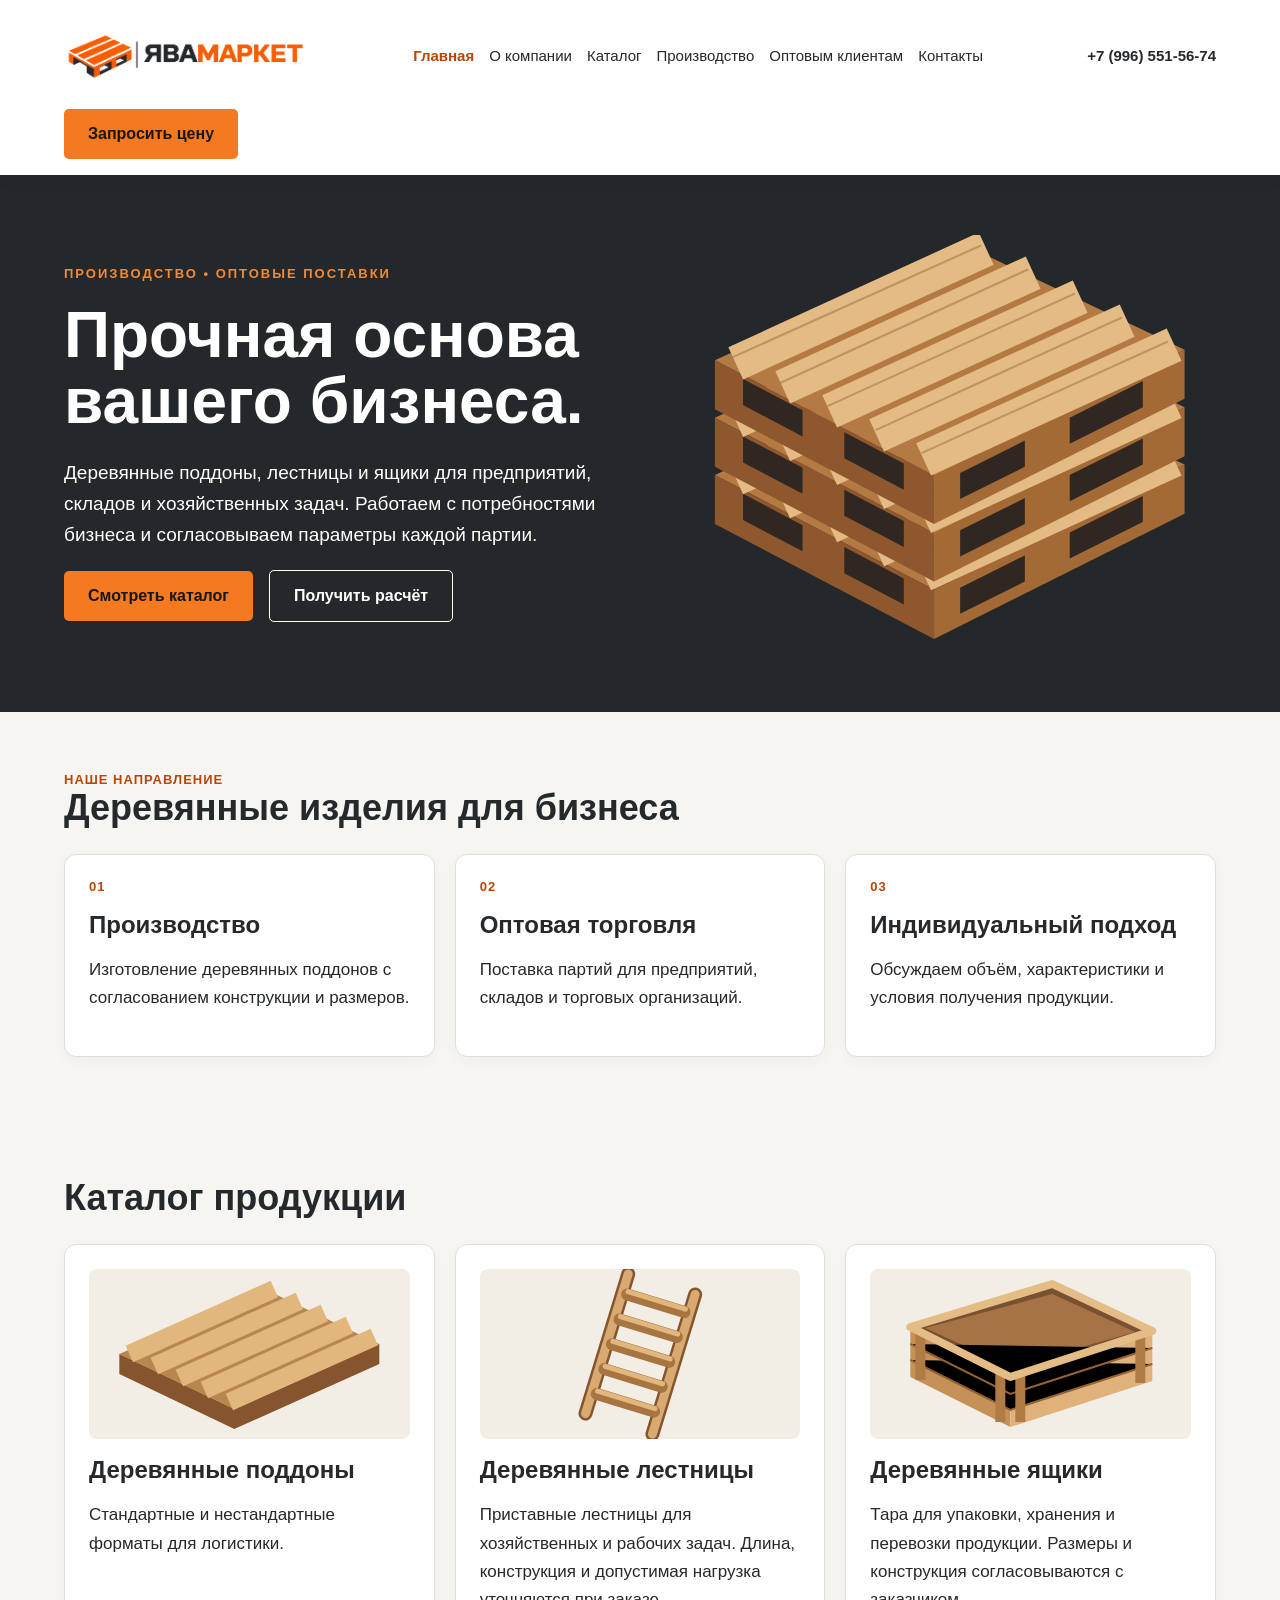
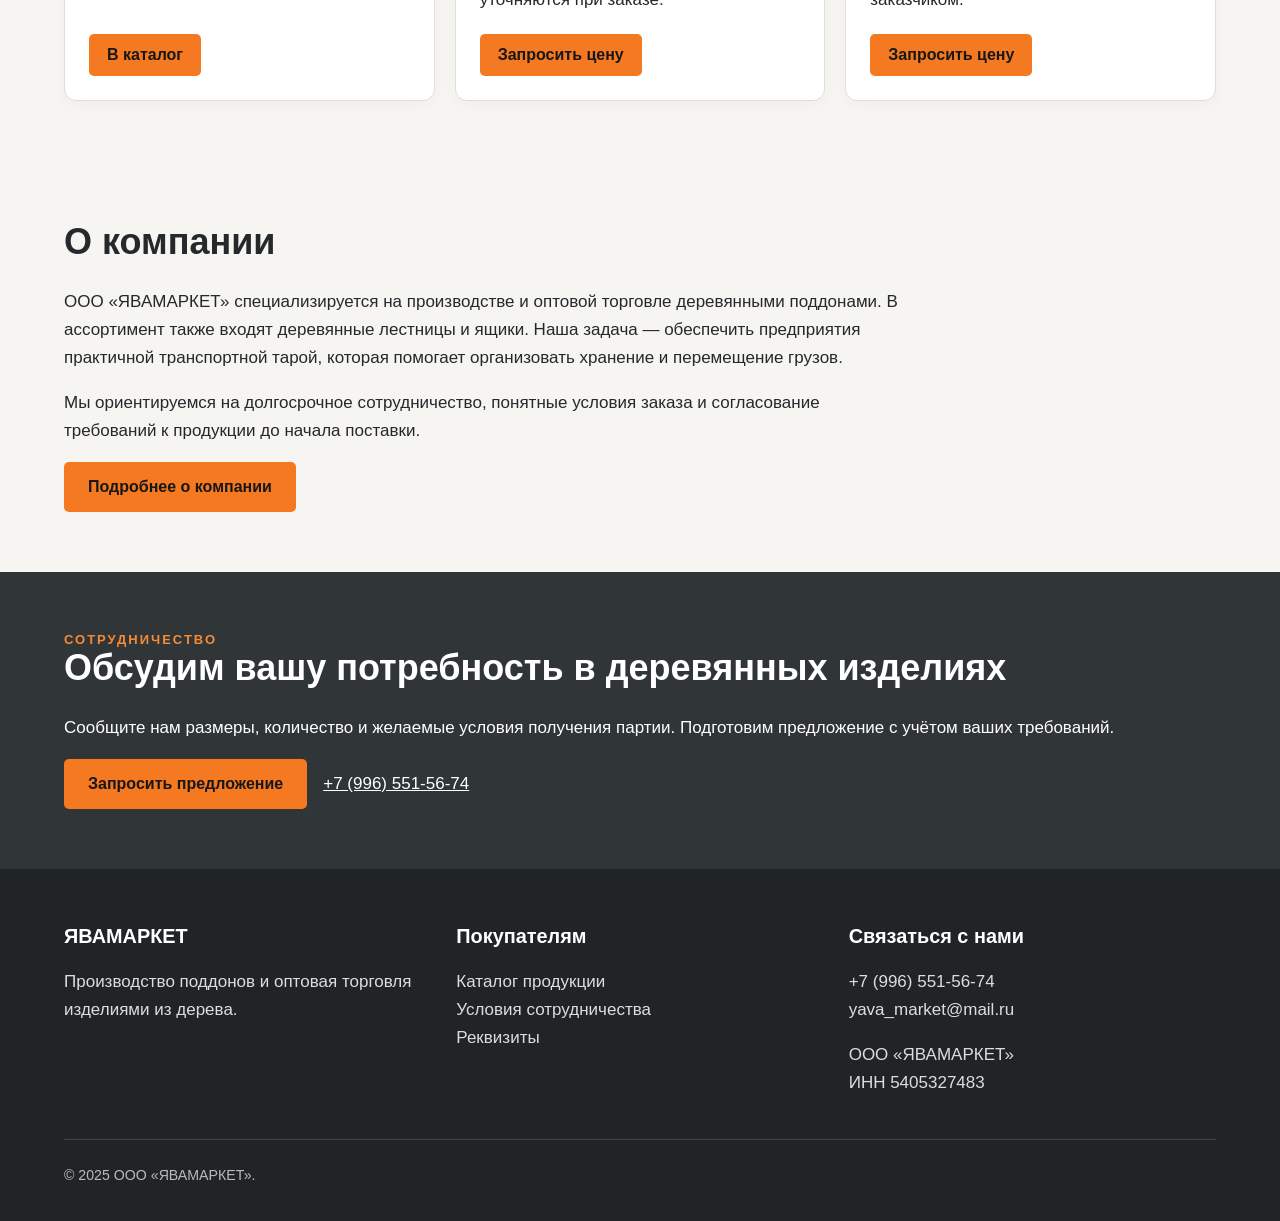
<file: index.html>
<!doctype html><html lang="ru"><head><meta charset="utf-8"><meta name="viewport" content="width=device-width,initial-scale=1"><title>Деревянные поддоны, лестницы и ящики оптом | ЯВАМАРКЕТ</title><meta name="description" content="Производство деревянных поддонов и оптовые поставки поддонов, лестниц и ящиков. ООО «ЯВАМАРКЕТ»."><link rel="icon" type="image/png" href="favicon.png"><meta name="theme-color" content="#24282b"><link rel="stylesheet" href="style.css"></head><body><a class="skip" href="#main">Перейти к содержанию</a><header><a href="index.html"><img src="logo.png" alt="ЯВАМАРКЕТ"></a><nav aria-label="Основное меню"><a href="index.html" aria-current="page">Главная</a><a href="about.html">О компании</a><a href="catalog.html">Каталог</a><a href="production.html">Производство</a><a href="wholesale.html">Оптовым клиентам</a><a href="contacts.html">Контакты</a></nav><a class="contactline" href="tel:+79965515674">+7 (996) 551-56-74</a><a class="btn" href="request.html">Запросить цену</a></header><main id="main"><section class="hero"><div><div class="tag">ПРОИЗВОДСТВО • ОПТОВЫЕ ПОСТАВКИ</div><h1>Прочная основа вашего бизнеса.</h1><p>Деревянные поддоны, лестницы и ящики для предприятий, складов и хозяйственных задач. Работаем с потребностями бизнеса и согласовываем параметры каждой партии.</p><div class="links"><a class="btn" href="catalog.html">Смотреть каталог</a><a class="btn secondary" href="request.html">Получить расчёт</a></div></div><svg viewBox="0 0 500 400" aria-label="Иллюстрация деревянных поддонов"><defs><g id="p"><path d="M20 110 260 0 470 100 230 220Z" fill="#b47a43"/><path d="M20 110 230 220 230 267 20 157Z" fill="#8e572e"/><path d="M230 220 470 100 470 147 230 267Z" fill="#a36a35"/><path d="M47 128 104 158 104 183 47 153Z M144 179 201 209 201 234 144 204Z M255 218 317 187 317 212 255 243Z M360 165 430 130 430 155 360 190Z" fill="#302722"/><g stroke="#e4bb85" stroke-width="34"><path d="M40 113 280 3 M85 136 325 26 M130 159 370 49 M175 182 415 72 M220 205 460 95"/></g><g stroke="#a8794e" stroke-width="2" opacity=".6"><path d="M35 108 275 0 M82 132 320 23 M128 154 365 46 M174 177 410 69 M218 199 454 92"/></g></g></defs><use href="#p" y="120"/><use href="#p" y="65"/><use href="#p" y="10"/></svg></section><section><div class="pill">Наше направление</div><h2>Деревянные изделия для бизнеса</h2><div class="grid"><article class="card"><div class="pill">01</div><h3>Производство</h3><p>Изготовление деревянных поддонов с согласованием конструкции и размеров.</p></article><article class="card"><div class="pill">02</div><h3>Оптовая торговля</h3><p>Поставка партий для предприятий, складов и торговых организаций.</p></article><article class="card"><div class="pill">03</div><h3>Индивидуальный подход</h3><p>Обсуждаем объём, характеристики и условия получения продукции.</p></article></div></section><section><h2>Каталог продукции</h2><div class="grid"><article class="card"><svg viewBox="0 0 300 170" aria-hidden="true"><path d="M20 85 165 20 280 75 135 140Z" fill="#b88750"/><path d="M20 85 135 140 135 160 20 105Z M135 140 280 75 280 95 135 160Z" fill="#86552e"/><g stroke="#e2b77d" stroke-width="18"><path d="M30 85 175 20 M55 97 200 32 M80 109 225 44 M105 121 250 56 M130 133 275 68"/></g></svg><h3>Деревянные поддоны</h3><p>Стандартные и нестандартные форматы для логистики.</p><a class="btn" href="catalog.html">В каталог</a></article><article class="card"><svg viewBox="0 0 300 170" role="img" aria-label="Схема приставной деревянной лестницы"><g transform="rotate(17 150 85)" stroke-linecap="round"><path d="M115 12V158 M185 12V158" stroke="#86552e" stroke-width="14"/><path d="M115 12V158 M185 12V158" stroke="#d6aa70" stroke-width="9"/><path d="M120 32H180 M120 58H180 M120 84H180 M120 110H180 M120 136H180" stroke="#a77442" stroke-width="12"/><path d="M120 29H180 M120 55H180 M120 81H180 M120 107H180 M120 133H180" stroke="#e2b77d" stroke-width="5"/></g></svg><h3>Деревянные лестницы</h3><p>Приставные лестницы для хозяйственных и рабочих задач. Длина, конструкция и допустимая нагрузка уточняются при заказе.</p><a class="btn" href="request.html?type=3">Запросить цену</a></article><article class="card"><svg viewBox="0 0 300 170" role="img" aria-label="Схема деревянного ящика"><path d="M30 58 172 15 272 62 130 108Z" fill="#795030"/><path d="M45 59 172 25 255 63 130 98Z" fill="#a57346"/><path d="M30 58 130 108 130 158 30 108Z" fill="#c59156"/><path d="M130 108 272 62 272 112 130 158Z" fill="#dfb17b"/><g stroke="#956133" stroke-width="2"><path d="M30 75 130 125 272 79 M30 91 130 141 272 95"/></g><g stroke="#b17b45" stroke-width="10"><path d="M40 63 40 111 M120 104 120 153 M140 105 140 153 M260 66 260 114"/></g><path d="M30 58 172 15 272 62 130 108Z" fill="none" stroke="#e4bc85" stroke-width="8" stroke-linejoin="round"/></svg><h3>Деревянные ящики</h3><p>Тара для упаковки, хранения и перевозки продукции. Размеры и конструкция согласовываются с заказчиком.</p><a class="btn" href="request.html?type=4">Запросить цену</a></article></div></section><section><h2>О компании</h2><div class="wide"><p>ООО «ЯВАМАРКЕТ» специализируется на производстве и оптовой торговле деревянными поддонами. В ассортимент также входят деревянные лестницы и ящики. Наша задача — обеспечить предприятия практичной транспортной тарой, которая помогает организовать хранение и перемещение грузов.</p><p>Мы ориентируемся на долгосрочное сотрудничество, понятные условия заказа и согласование требований к продукции до начала поставки.</p><a class="btn" href="about.html">Подробнее о компании</a></div></section><section class="dark"><div class="tag">СОТРУДНИЧЕСТВО</div><h2>Обсудим вашу потребность в деревянных изделиях</h2><p>Сообщите нам размеры, количество и желаемые условия получения партии. Подготовим предложение с учётом ваших требований.</p><div class="links"><a class="btn" href="request.html">Запросить предложение</a><a href="tel:+79965515674">+7 (996) 551-56-74</a></div></section></main><footer><div class="footgrid"><div><h3>ЯВАМАРКЕТ</h3><p>Производство поддонов и оптовая торговля изделиями из дерева.</p></div><div><h3>Покупателям</h3><a href="catalog.html">Каталог продукции</a><br><a href="wholesale.html">Условия сотрудничества</a><br><a href="contacts.html#requisites">Реквизиты</a></div><div><h3>Связаться с нами</h3><a href="tel:+79965515674">+7 (996) 551-56-74</a><br><a href="mailto:yava_market@mail.ru">yava_market@mail.ru</a><p>ООО «ЯВАМАРКЕТ»<br>ИНН 5405327483</p></div></div><hr><small>© 2025 ООО «ЯВАМАРКЕТ».</small></footer></body></html>
</file>
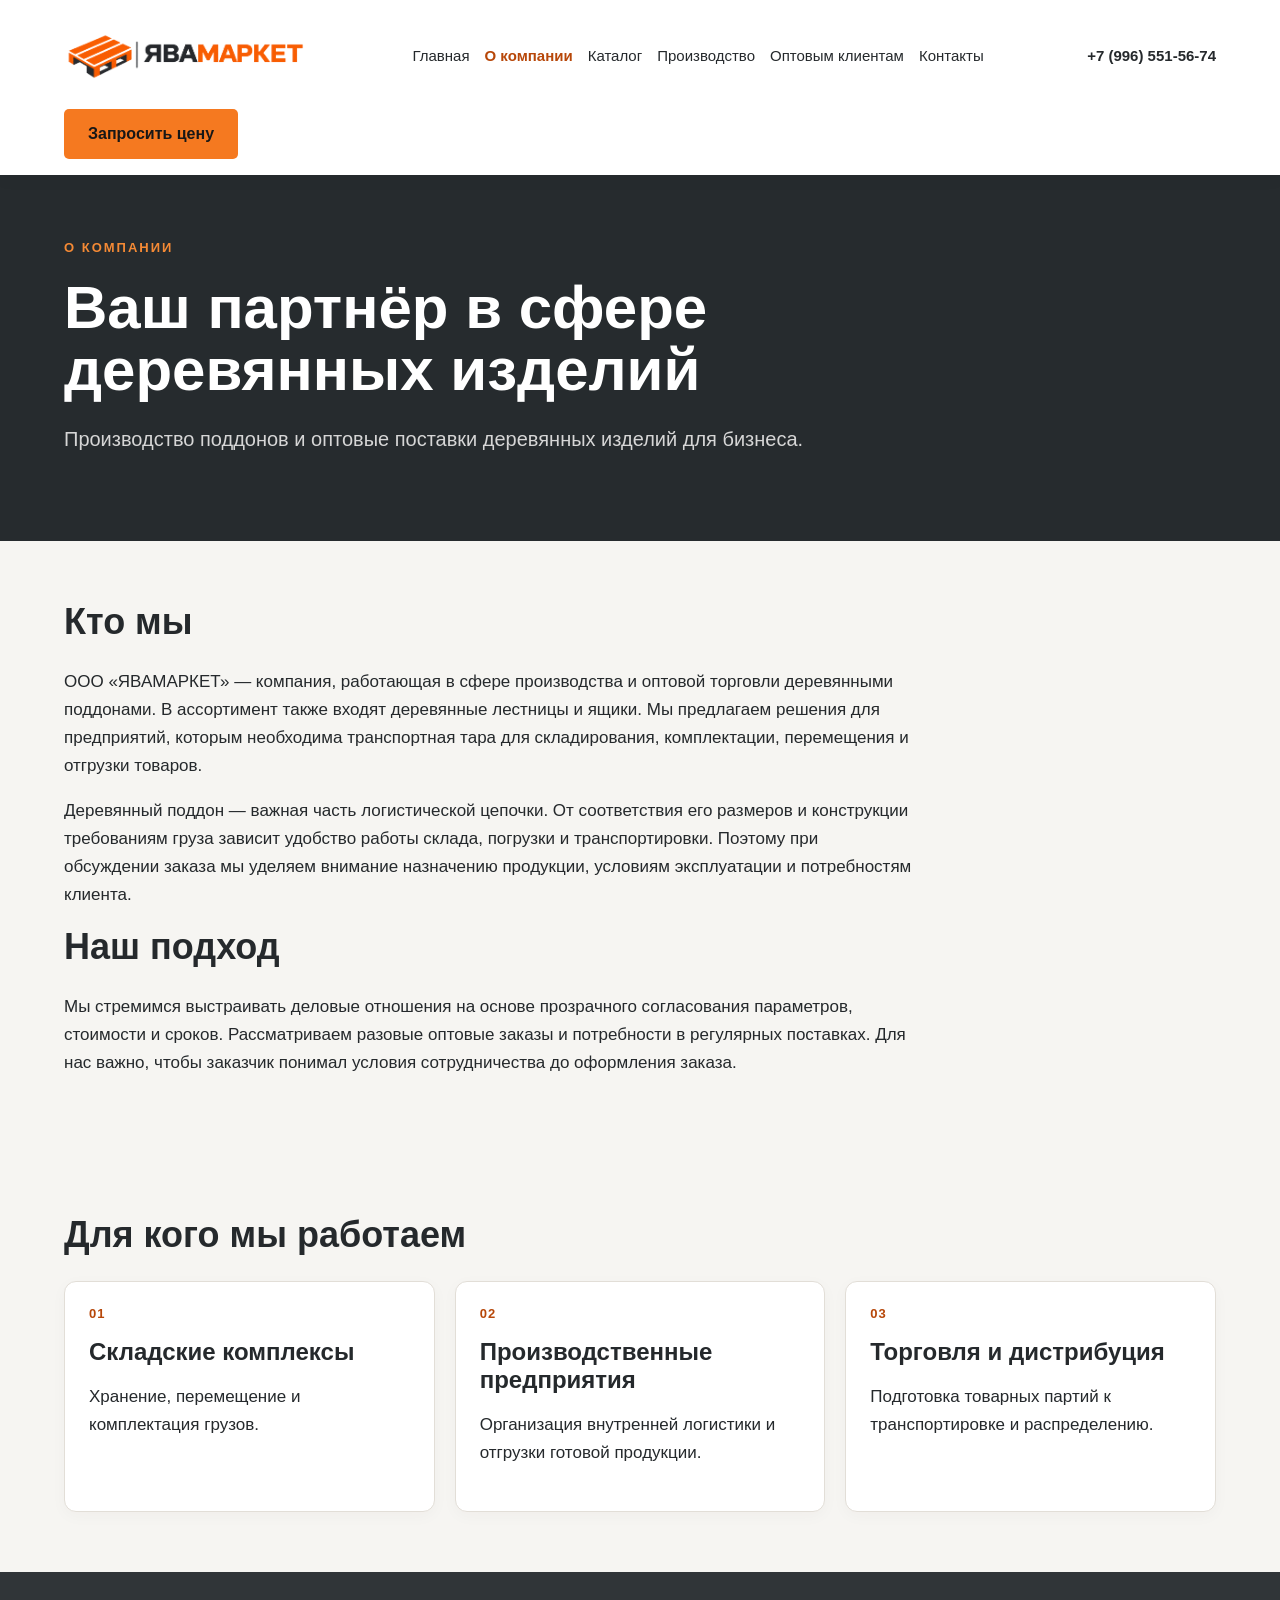
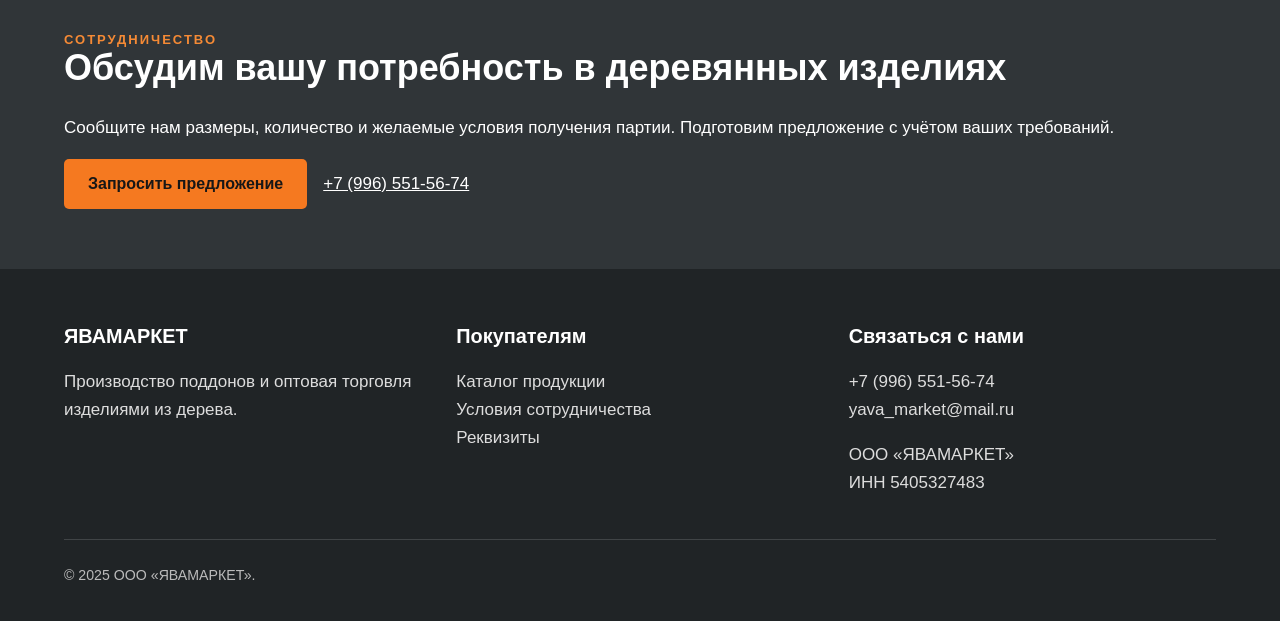
<file: about.html>
<!doctype html><html lang="ru"><head><meta charset="utf-8"><meta name="viewport" content="width=device-width,initial-scale=1"><title>О компании | ЯВАМАРКЕТ</title><meta name="description" content="О деятельности ООО ЯВАМАРКЕТ."><link rel="icon" type="image/png" href="favicon.png"><meta name="theme-color" content="#24282b"><link rel="stylesheet" href="style.css"></head><body><a class="skip" href="#main">Перейти к содержанию</a><header><a href="index.html"><img src="logo.png" alt="ЯВАМАРКЕТ"></a><nav aria-label="Основное меню"><a href="index.html">Главная</a><a href="about.html" aria-current="page">О компании</a><a href="catalog.html">Каталог</a><a href="production.html">Производство</a><a href="wholesale.html">Оптовым клиентам</a><a href="contacts.html">Контакты</a></nav><a class="contactline" href="tel:+79965515674">+7 (996) 551-56-74</a><a class="btn" href="request.html">Запросить цену</a></header><main id="main"><section class="intro"><div class="tag">О КОМПАНИИ</div><div class="wide"><h1>Ваш партнёр в сфере деревянных изделий</h1><p class="sub">Производство поддонов и оптовые поставки деревянных изделий для бизнеса.</p></div></section><section><div class="wide"><h2>Кто мы</h2><p>ООО «ЯВАМАРКЕТ» — компания, работающая в сфере производства и оптовой торговли деревянными поддонами. В ассортимент также входят деревянные лестницы и ящики. Мы предлагаем решения для предприятий, которым необходима транспортная тара для складирования, комплектации, перемещения и отгрузки товаров.</p><p>Деревянный поддон — важная часть логистической цепочки. От соответствия его размеров и конструкции требованиям груза зависит удобство работы склада, погрузки и транспортировки. Поэтому при обсуждении заказа мы уделяем внимание назначению продукции, условиям эксплуатации и потребностям клиента.</p><h2>Наш подход</h2><p>Мы стремимся выстраивать деловые отношения на основе прозрачного согласования параметров, стоимости и сроков. Рассматриваем разовые оптовые заказы и потребности в регулярных поставках. Для нас важно, чтобы заказчик понимал условия сотрудничества до оформления заказа.</p></div></section><section><h2>Для кого мы работаем</h2><div class="grid"><article class="card"><div class="pill">01</div><h3>Складские комплексы</h3><p>Хранение, перемещение и комплектация грузов.</p></article><article class="card"><div class="pill">02</div><h3>Производственные предприятия</h3><p>Организация внутренней логистики и отгрузки готовой продукции.</p></article><article class="card"><div class="pill">03</div><h3>Торговля и дистрибуция</h3><p>Подготовка товарных партий к транспортировке и распределению.</p></article></div></section><section class="dark"><div class="tag">СОТРУДНИЧЕСТВО</div><h2>Обсудим вашу потребность в деревянных изделиях</h2><p>Сообщите нам размеры, количество и желаемые условия получения партии. Подготовим предложение с учётом ваших требований.</p><div class="links"><a class="btn" href="request.html">Запросить предложение</a><a href="tel:+79965515674">+7 (996) 551-56-74</a></div></section></main><footer><div class="footgrid"><div><h3>ЯВАМАРКЕТ</h3><p>Производство поддонов и оптовая торговля изделиями из дерева.</p></div><div><h3>Покупателям</h3><a href="catalog.html">Каталог продукции</a><br><a href="wholesale.html">Условия сотрудничества</a><br><a href="contacts.html#requisites">Реквизиты</a></div><div><h3>Связаться с нами</h3><a href="tel:+79965515674">+7 (996) 551-56-74</a><br><a href="mailto:yava_market@mail.ru">yava_market@mail.ru</a><p>ООО «ЯВАМАРКЕТ»<br>ИНН 5405327483</p></div></div><hr><small>© 2025 ООО «ЯВАМАРКЕТ».</small></footer></body></html>
</file>
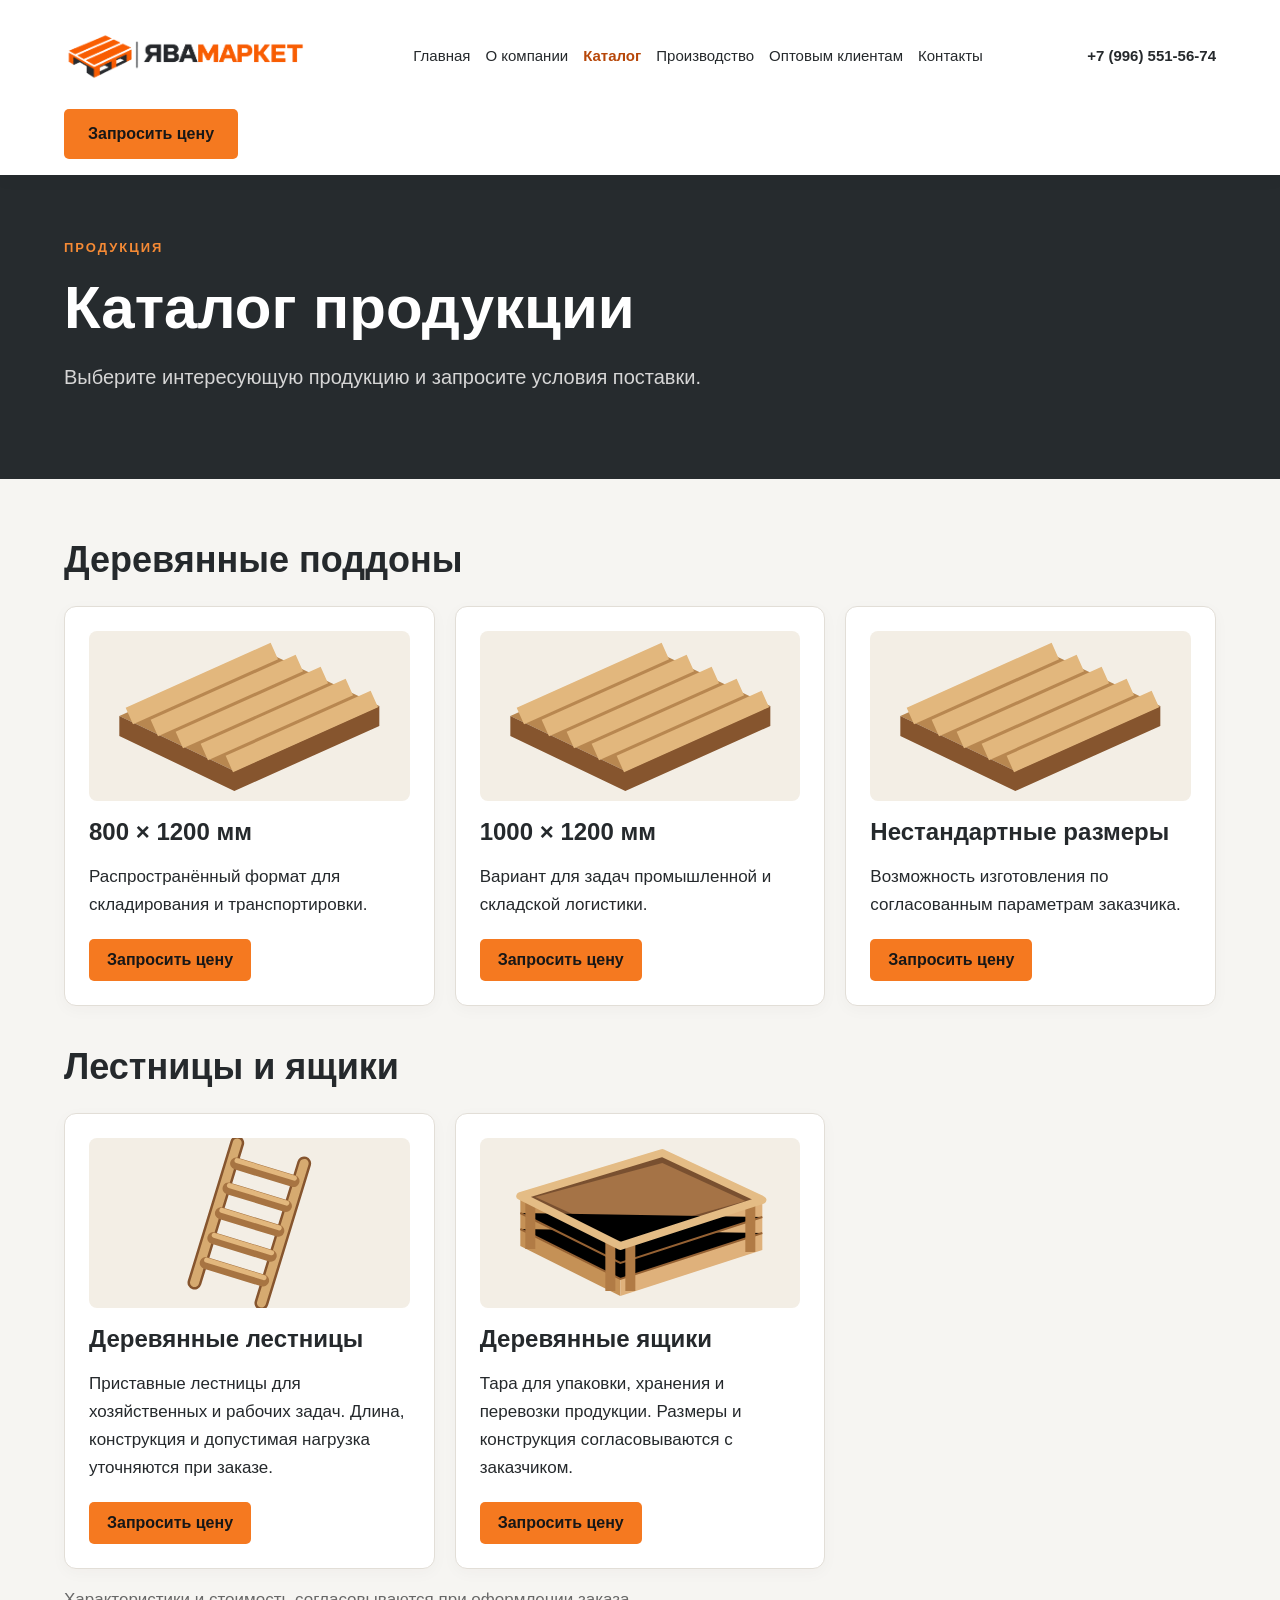
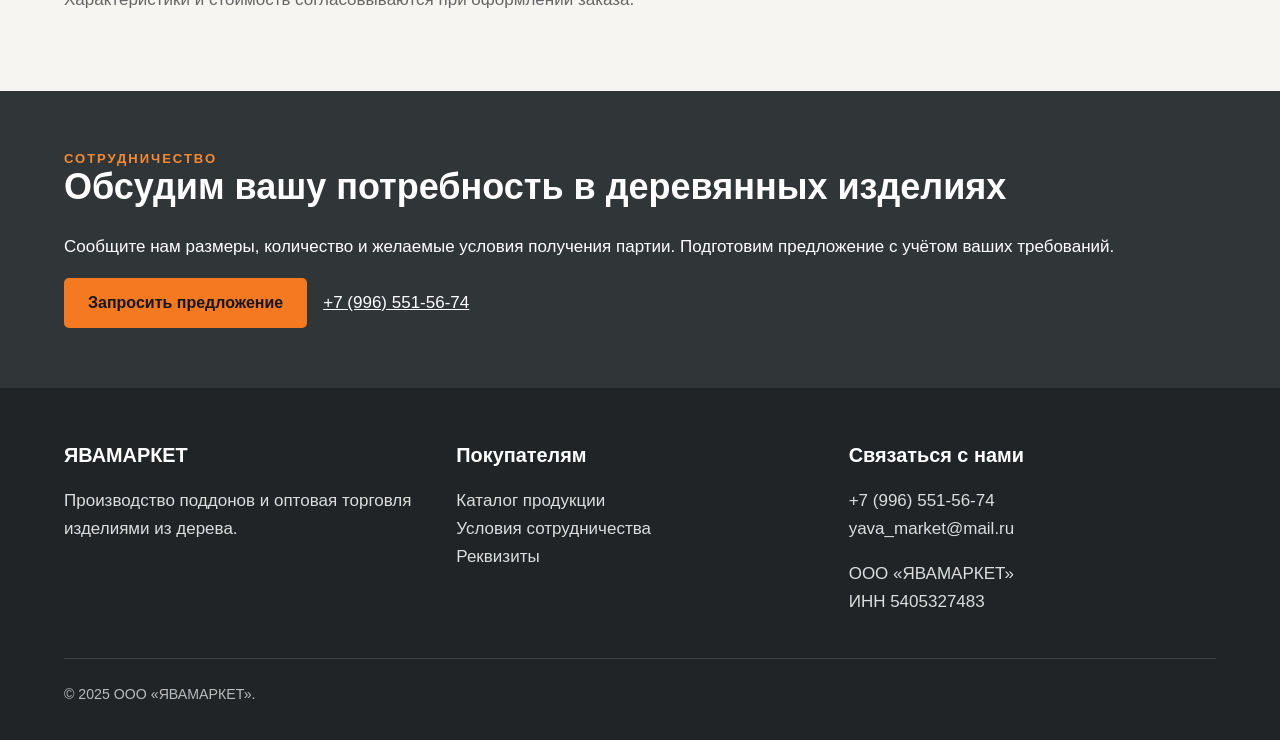
<file: catalog.html>
<!doctype html><html lang="ru"><head><meta charset="utf-8"><meta name="viewport" content="width=device-width,initial-scale=1"><title>Каталог деревянных изделий | ЯВАМАРКЕТ</title><meta name="description" content="Деревянные поддоны, лестницы и ящики оптом."><link rel="icon" type="image/png" href="favicon.png"><meta name="theme-color" content="#24282b"><link rel="stylesheet" href="style.css"></head><body><a class="skip" href="#main">Перейти к содержанию</a><header><a href="index.html"><img src="logo.png" alt="ЯВАМАРКЕТ"></a><nav aria-label="Основное меню"><a href="index.html">Главная</a><a href="about.html">О компании</a><a href="catalog.html" aria-current="page">Каталог</a><a href="production.html">Производство</a><a href="wholesale.html">Оптовым клиентам</a><a href="contacts.html">Контакты</a></nav><a class="contactline" href="tel:+79965515674">+7 (996) 551-56-74</a><a class="btn" href="request.html">Запросить цену</a></header><main id="main"><section class="intro"><div class="tag">ПРОДУКЦИЯ</div><div class="wide"><h1>Каталог продукции</h1><p class="sub">Выберите интересующую продукцию и запросите условия поставки.</p></div></section><section><h2>Деревянные поддоны</h2><div class="grid"><article class="card"><svg viewBox="0 0 300 170" aria-hidden="true"><path d="M20 85 165 20 280 75 135 140Z" fill="#b88750"/><path d="M20 85 135 140 135 160 20 105Z M135 140 280 75 280 95 135 160Z" fill="#86552e"/><g stroke="#e2b77d" stroke-width="18"><path d="M30 85 175 20 M55 97 200 32 M80 109 225 44 M105 121 250 56 M130 133 275 68"/></g></svg><h3>800 × 1200 мм</h3><p>Распространённый формат для складирования и транспортировки.</p><a class="btn" href="request.html?type=0">Запросить цену</a></article><article class="card"><svg viewBox="0 0 300 170" aria-hidden="true"><path d="M20 85 165 20 280 75 135 140Z" fill="#b88750"/><path d="M20 85 135 140 135 160 20 105Z M135 140 280 75 280 95 135 160Z" fill="#86552e"/><g stroke="#e2b77d" stroke-width="18"><path d="M30 85 175 20 M55 97 200 32 M80 109 225 44 M105 121 250 56 M130 133 275 68"/></g></svg><h3>1000 × 1200 мм</h3><p>Вариант для задач промышленной и складской логистики.</p><a class="btn" href="request.html?type=1">Запросить цену</a></article><article class="card"><svg viewBox="0 0 300 170" aria-hidden="true"><path d="M20 85 165 20 280 75 135 140Z" fill="#b88750"/><path d="M20 85 135 140 135 160 20 105Z M135 140 280 75 280 95 135 160Z" fill="#86552e"/><g stroke="#e2b77d" stroke-width="18"><path d="M30 85 175 20 M55 97 200 32 M80 109 225 44 M105 121 250 56 M130 133 275 68"/></g></svg><h3>Нестандартные размеры</h3><p>Возможность изготовления по согласованным параметрам заказчика.</p><a class="btn" href="request.html?type=2">Запросить цену</a></article></div><h2 style="margin-top:40px">Лестницы и ящики</h2><div class="grid"><article class="card"><svg viewBox="0 0 300 170" role="img" aria-label="Схема приставной деревянной лестницы"><g transform="rotate(17 150 85)" stroke-linecap="round"><path d="M115 12V158 M185 12V158" stroke="#86552e" stroke-width="14"/><path d="M115 12V158 M185 12V158" stroke="#d6aa70" stroke-width="9"/><path d="M120 32H180 M120 58H180 M120 84H180 M120 110H180 M120 136H180" stroke="#a77442" stroke-width="12"/><path d="M120 29H180 M120 55H180 M120 81H180 M120 107H180 M120 133H180" stroke="#e2b77d" stroke-width="5"/></g></svg><h3>Деревянные лестницы</h3><p>Приставные лестницы для хозяйственных и рабочих задач. Длина, конструкция и допустимая нагрузка уточняются при заказе.</p><a class="btn" href="request.html?type=3">Запросить цену</a></article><article class="card"><svg viewBox="0 0 300 170" role="img" aria-label="Схема деревянного ящика"><path d="M30 58 172 15 272 62 130 108Z" fill="#795030"/><path d="M45 59 172 25 255 63 130 98Z" fill="#a57346"/><path d="M30 58 130 108 130 158 30 108Z" fill="#c59156"/><path d="M130 108 272 62 272 112 130 158Z" fill="#dfb17b"/><g stroke="#956133" stroke-width="2"><path d="M30 75 130 125 272 79 M30 91 130 141 272 95"/></g><g stroke="#b17b45" stroke-width="10"><path d="M40 63 40 111 M120 104 120 153 M140 105 140 153 M260 66 260 114"/></g><path d="M30 58 172 15 272 62 130 108Z" fill="none" stroke="#e4bc85" stroke-width="8" stroke-linejoin="round"/></svg><h3>Деревянные ящики</h3><p>Тара для упаковки, хранения и перевозки продукции. Размеры и конструкция согласовываются с заказчиком.</p><a class="btn" href="request.html?type=4">Запросить цену</a></article></div><p class="muted">Характеристики и стоимость согласовываются при оформлении заказа.</p></section><section class="dark"><div class="tag">СОТРУДНИЧЕСТВО</div><h2>Обсудим вашу потребность в деревянных изделиях</h2><p>Сообщите нам размеры, количество и желаемые условия получения партии. Подготовим предложение с учётом ваших требований.</p><div class="links"><a class="btn" href="request.html">Запросить предложение</a><a href="tel:+79965515674">+7 (996) 551-56-74</a></div></section></main><footer><div class="footgrid"><div><h3>ЯВАМАРКЕТ</h3><p>Производство поддонов и оптовая торговля изделиями из дерева.</p></div><div><h3>Покупателям</h3><a href="catalog.html">Каталог продукции</a><br><a href="wholesale.html">Условия сотрудничества</a><br><a href="contacts.html#requisites">Реквизиты</a></div><div><h3>Связаться с нами</h3><a href="tel:+79965515674">+7 (996) 551-56-74</a><br><a href="mailto:yava_market@mail.ru">yava_market@mail.ru</a><p>ООО «ЯВАМАРКЕТ»<br>ИНН 5405327483</p></div></div><hr><small>© 2025 ООО «ЯВАМАРКЕТ».</small></footer></body></html>
</file>
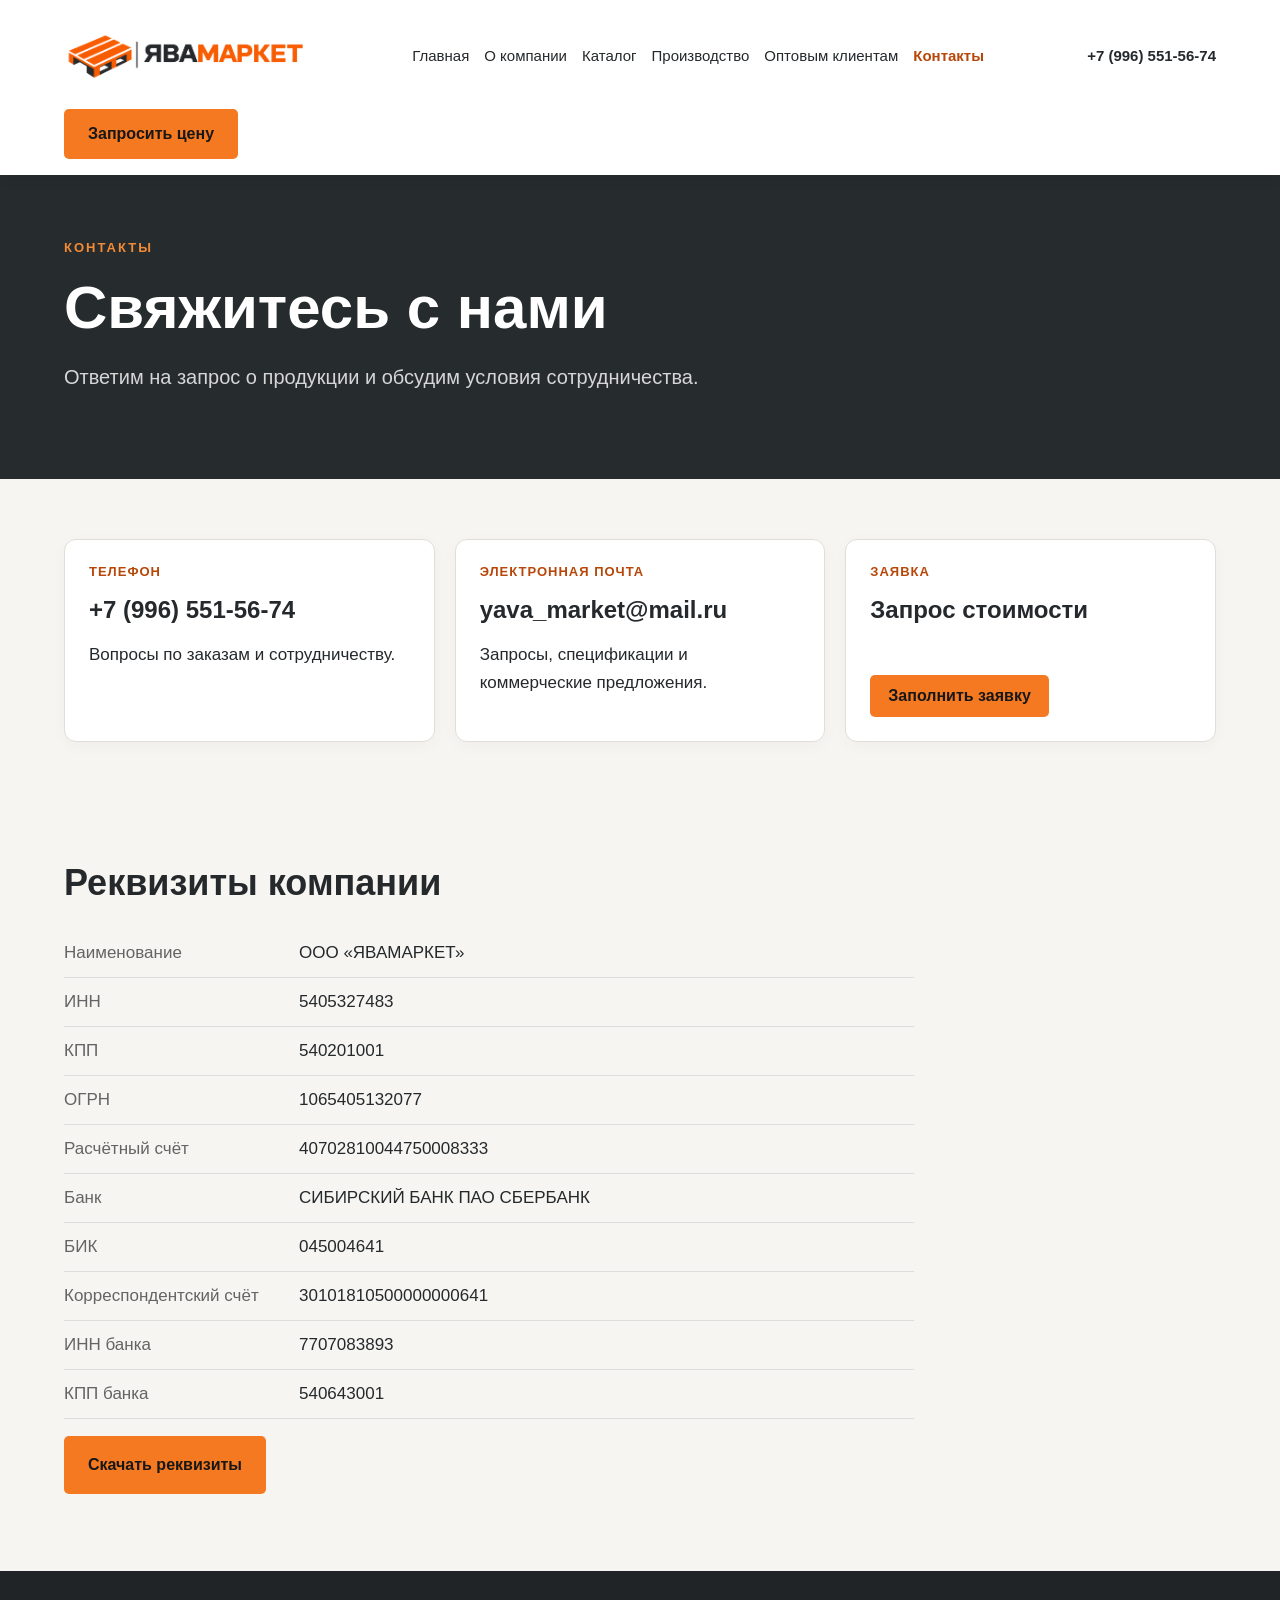
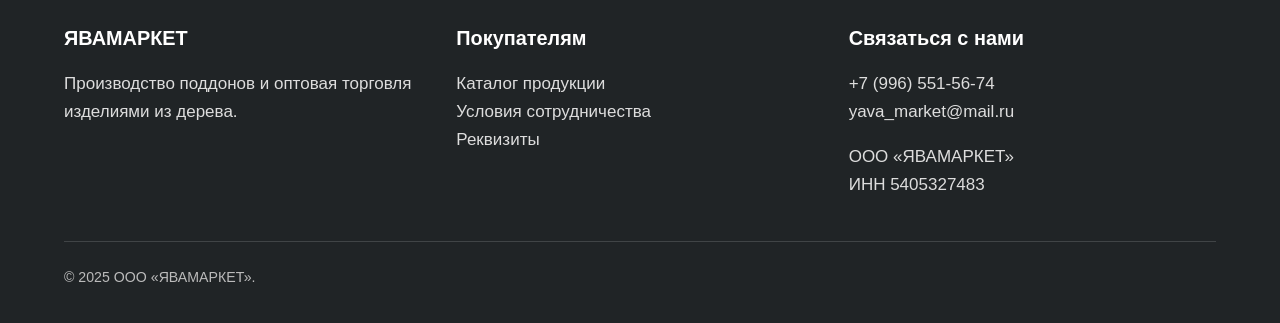
<file: contacts.html>
<!doctype html><html lang="ru"><head><meta charset="utf-8"><meta name="viewport" content="width=device-width,initial-scale=1"><title>Контакты и реквизиты | ЯВАМАРКЕТ</title><meta name="description" content="Телефон, почта и реквизиты ООО ЯВАМАРКЕТ."><link rel="icon" type="image/png" href="favicon.png"><meta name="theme-color" content="#24282b"><link rel="stylesheet" href="style.css"></head><body><a class="skip" href="#main">Перейти к содержанию</a><header><a href="index.html"><img src="logo.png" alt="ЯВАМАРКЕТ"></a><nav aria-label="Основное меню"><a href="index.html">Главная</a><a href="about.html">О компании</a><a href="catalog.html">Каталог</a><a href="production.html">Производство</a><a href="wholesale.html">Оптовым клиентам</a><a href="contacts.html" aria-current="page">Контакты</a></nav><a class="contactline" href="tel:+79965515674">+7 (996) 551-56-74</a><a class="btn" href="request.html">Запросить цену</a></header><main id="main"><section class="intro"><div class="tag">КОНТАКТЫ</div><div class="wide"><h1>Свяжитесь с нами</h1><p class="sub">Ответим на запрос о продукции и обсудим условия сотрудничества.</p></div></section><section><div class="grid"><article class="card"><div class="pill">Телефон</div><h3><a href="tel:+79965515674">+7 (996) 551-56-74</a></h3><p>Вопросы по заказам и сотрудничеству.</p></article><article class="card"><div class="pill">Электронная почта</div><h3 style="overflow-wrap:anywhere"><a href="mailto:yava_market@mail.ru">yava_market@mail.ru</a></h3><p>Запросы, спецификации и коммерческие предложения.</p></article><article class="card"><div class="pill">Заявка</div><h3>Запрос стоимости</h3><a class="btn" href="request.html">Заполнить заявку</a></article></div></section><section id="requisites"><h2>Реквизиты компании</h2><dl class="details"><div><dt>Наименование</dt><dd>ООО «ЯВАМАРКЕТ»</dd></div><div><dt>ИНН</dt><dd>5405327483</dd></div><div><dt>КПП</dt><dd>540201001</dd></div><div><dt>ОГРН</dt><dd>1065405132077</dd></div><div><dt>Расчётный счёт</dt><dd>40702810044750008333</dd></div><div><dt>Банк</dt><dd>СИБИРСКИЙ БАНК ПАО СБЕРБАНК</dd></div><div><dt>БИК</dt><dd>045004641</dd></div><div><dt>Корреспондентский счёт</dt><dd>30101810500000000641</dd></div><div><dt>ИНН банка</dt><dd>7707083893</dd></div><div><dt>КПП банка</dt><dd>540643001</dd></div></dl><p><a class="btn" href="requisites.txt" download>Скачать реквизиты</a></p></section></main><footer><div class="footgrid"><div><h3>ЯВАМАРКЕТ</h3><p>Производство поддонов и оптовая торговля изделиями из дерева.</p></div><div><h3>Покупателям</h3><a href="catalog.html">Каталог продукции</a><br><a href="wholesale.html">Условия сотрудничества</a><br><a href="contacts.html#requisites">Реквизиты</a></div><div><h3>Связаться с нами</h3><a href="tel:+79965515674">+7 (996) 551-56-74</a><br><a href="mailto:yava_market@mail.ru">yava_market@mail.ru</a><p>ООО «ЯВАМАРКЕТ»<br>ИНН 5405327483</p></div></div><hr><small>© 2025 ООО «ЯВАМАРКЕТ».</small></footer></body></html>
</file>
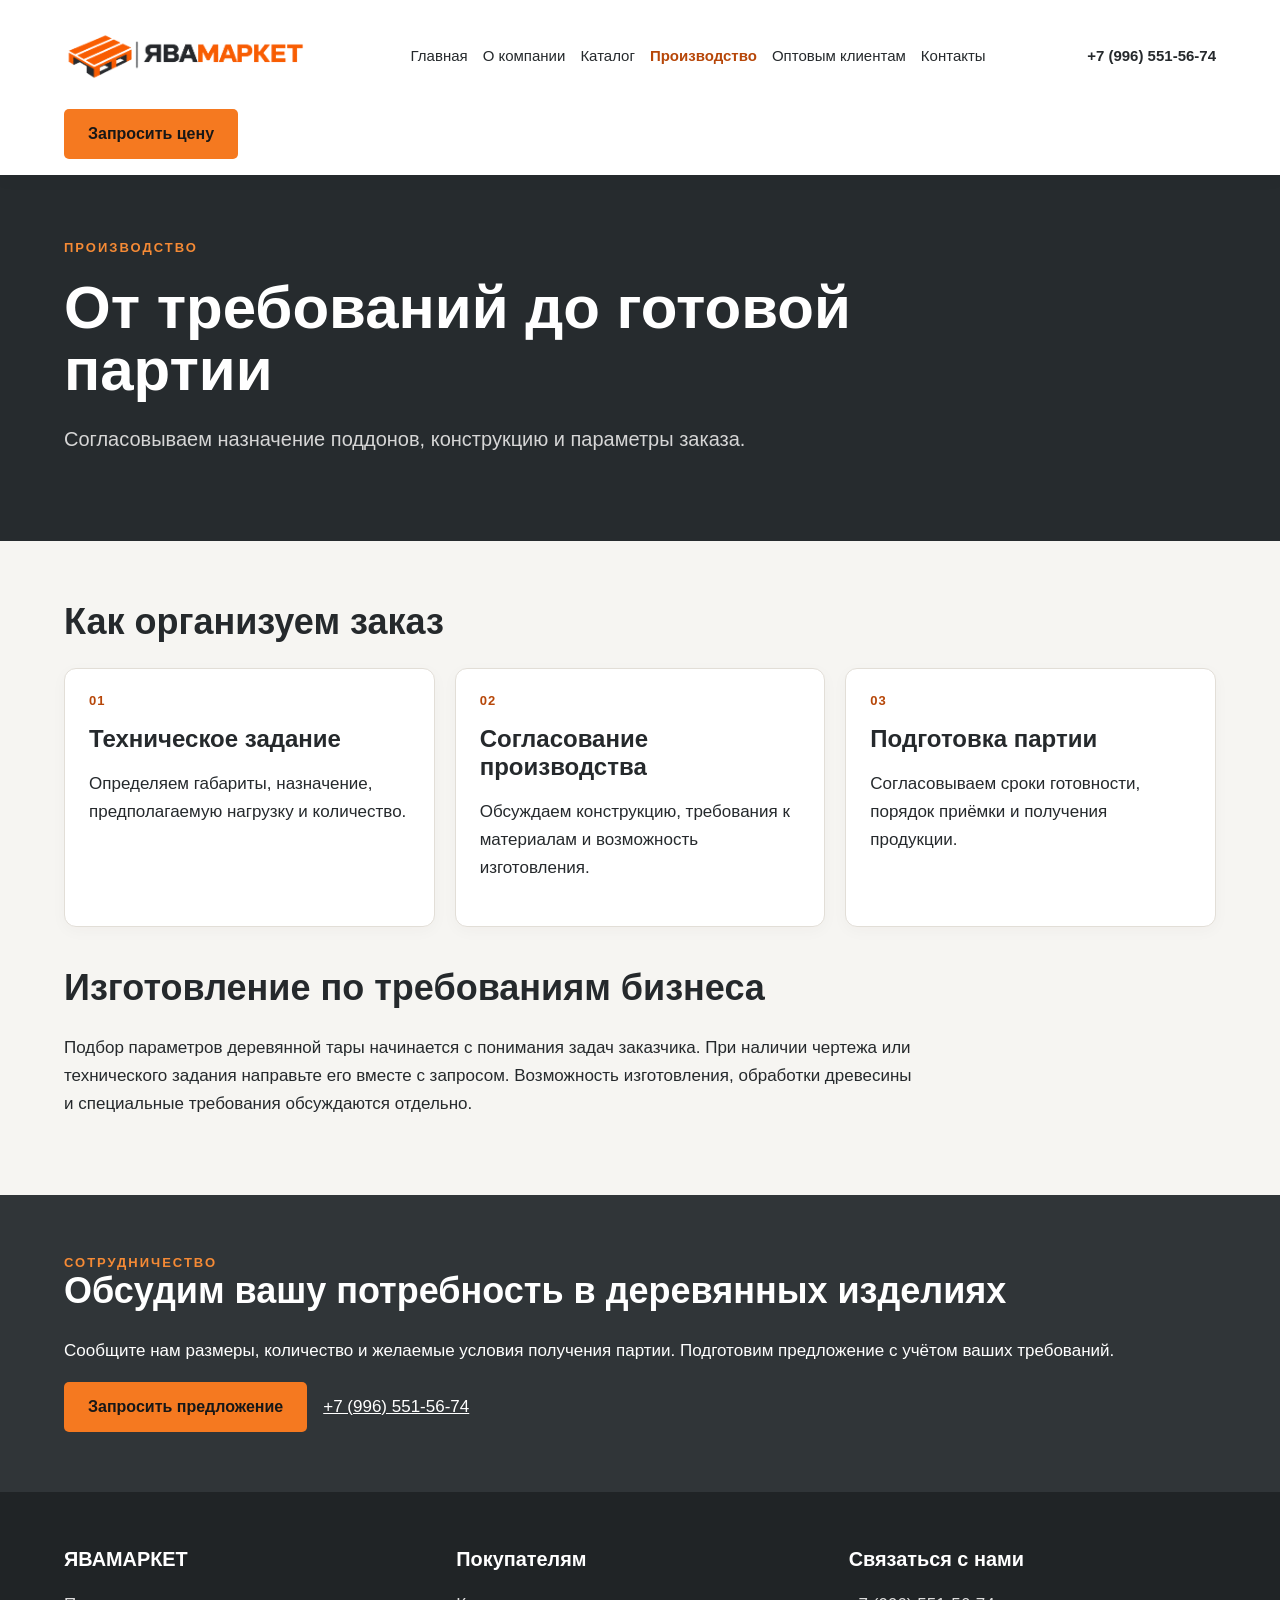
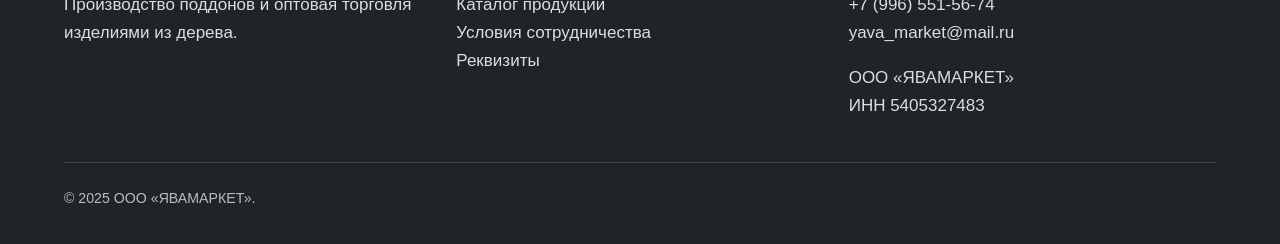
<file: production.html>
<!doctype html><html lang="ru"><head><meta charset="utf-8"><meta name="viewport" content="width=device-width,initial-scale=1"><title>Производство поддонов | ЯВАМАРКЕТ</title><meta name="description" content="Изготовление деревянных поддонов и согласование параметров."><link rel="icon" type="image/png" href="favicon.png"><meta name="theme-color" content="#24282b"><link rel="stylesheet" href="style.css"></head><body><a class="skip" href="#main">Перейти к содержанию</a><header><a href="index.html"><img src="logo.png" alt="ЯВАМАРКЕТ"></a><nav aria-label="Основное меню"><a href="index.html">Главная</a><a href="about.html">О компании</a><a href="catalog.html">Каталог</a><a href="production.html" aria-current="page">Производство</a><a href="wholesale.html">Оптовым клиентам</a><a href="contacts.html">Контакты</a></nav><a class="contactline" href="tel:+79965515674">+7 (996) 551-56-74</a><a class="btn" href="request.html">Запросить цену</a></header><main id="main"><section class="intro"><div class="tag">ПРОИЗВОДСТВО</div><div class="wide"><h1>От требований до готовой партии</h1><p class="sub">Согласовываем назначение поддонов, конструкцию и параметры заказа.</p></div></section><section><h2>Как организуем заказ</h2><div class="grid"><article class="card"><div class="pill">01</div><h3>Техническое задание</h3><p>Определяем габариты, назначение, предполагаемую нагрузку и количество.</p></article><article class="card"><div class="pill">02</div><h3>Согласование производства</h3><p>Обсуждаем конструкцию, требования к материалам и возможность изготовления.</p></article><article class="card"><div class="pill">03</div><h3>Подготовка партии</h3><p>Согласовываем сроки готовности, порядок приёмки и получения продукции.</p></article></div><div class="wide"><h2 style="margin-top:40px">Изготовление по требованиям бизнеса</h2><p>Подбор параметров деревянной тары начинается с понимания задач заказчика. При наличии чертежа или технического задания направьте его вместе с запросом. Возможность изготовления, обработки древесины и специальные требования обсуждаются отдельно.</p></div></section><section class="dark"><div class="tag">СОТРУДНИЧЕСТВО</div><h2>Обсудим вашу потребность в деревянных изделиях</h2><p>Сообщите нам размеры, количество и желаемые условия получения партии. Подготовим предложение с учётом ваших требований.</p><div class="links"><a class="btn" href="request.html">Запросить предложение</a><a href="tel:+79965515674">+7 (996) 551-56-74</a></div></section></main><footer><div class="footgrid"><div><h3>ЯВАМАРКЕТ</h3><p>Производство поддонов и оптовая торговля изделиями из дерева.</p></div><div><h3>Покупателям</h3><a href="catalog.html">Каталог продукции</a><br><a href="wholesale.html">Условия сотрудничества</a><br><a href="contacts.html#requisites">Реквизиты</a></div><div><h3>Связаться с нами</h3><a href="tel:+79965515674">+7 (996) 551-56-74</a><br><a href="mailto:yava_market@mail.ru">yava_market@mail.ru</a><p>ООО «ЯВАМАРКЕТ»<br>ИНН 5405327483</p></div></div><hr><small>© 2025 ООО «ЯВАМАРКЕТ».</small></footer></body></html>
</file>
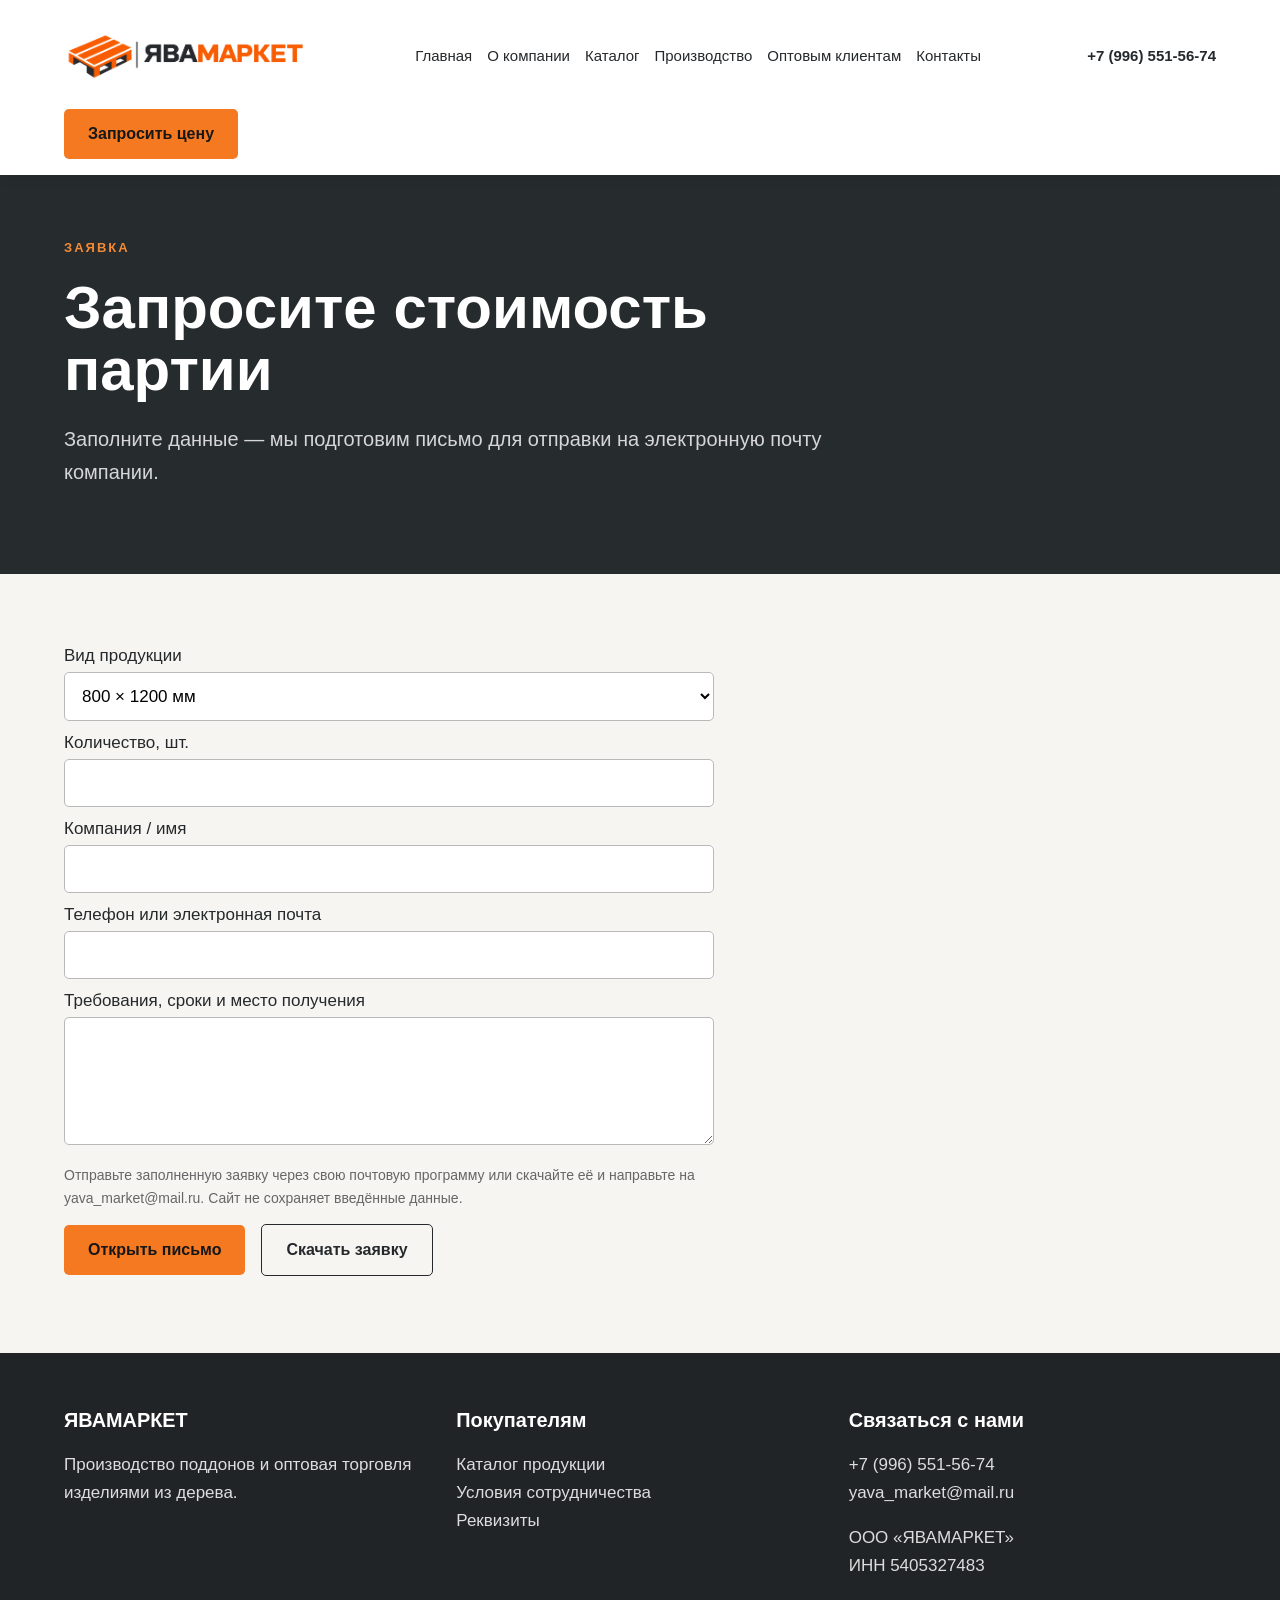
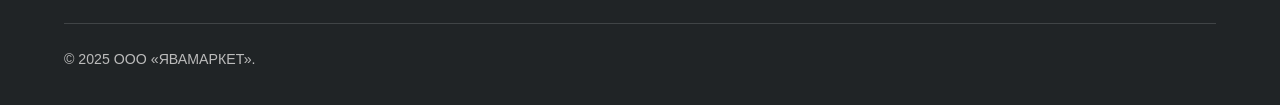
<file: request.html>
<!doctype html><html lang="ru"><head><meta charset="utf-8"><meta name="viewport" content="width=device-width,initial-scale=1"><title>Запрос коммерческого предложения | ЯВАМАРКЕТ</title><meta name="description" content="Форма запроса стоимости деревянных изделий."><link rel="icon" type="image/png" href="favicon.png"><meta name="theme-color" content="#24282b"><link rel="stylesheet" href="style.css"></head><body><a class="skip" href="#main">Перейти к содержанию</a><header><a href="index.html"><img src="logo.png" alt="ЯВАМАРКЕТ"></a><nav aria-label="Основное меню"><a href="index.html">Главная</a><a href="about.html">О компании</a><a href="catalog.html">Каталог</a><a href="production.html">Производство</a><a href="wholesale.html">Оптовым клиентам</a><a href="contacts.html">Контакты</a></nav><a class="contactline" href="tel:+79965515674">+7 (996) 551-56-74</a><a class="btn" href="request.html">Запросить цену</a></header><main id="main"><section class="intro"><div class="tag">ЗАЯВКА</div><div class="wide"><h1>Запросите стоимость партии</h1><p class="sub">Заполните данные — мы подготовим письмо для отправки на электронную почту компании.</p></div></section><section><form id="form"><label for="product">Вид продукции</label><select id="product"><option>800 × 1200 мм</option><option>1000 × 1200 мм</option><option>Индивидуальные размеры</option><option>Деревянные лестницы</option><option>Деревянные ящики</option><option>Требуется консультация</option></select><label for="qty">Количество, шт.</label><input id="qty" type="number" min="1" required><label for="name">Компания / имя</label><input id="name" required><label for="contact">Телефон или электронная почта</label><input id="contact" required><label for="comment">Требования, сроки и место получения</label><textarea id="comment" rows="5"></textarea><p class="notice">Отправьте заполненную заявку через свою почтовую программу или скачайте её и направьте на yava_market@mail.ru. Сайт не сохраняет введённые данные.</p><div class="links"><button type="submit">Открыть письмо</button><button class="secondary" type="button" id="download">Скачать заявку</button></div><p id="status" role="status"></p></form></section><script>const f=document.getElementById('form');const i=new URLSearchParams(location.search).get('type');if(i!==null&&/^[0-4]$/.test(i))document.getElementById('product').selectedIndex=Number(i);function content(){return ['Запрос коммерческого предложения',...['product','qty','name','contact','comment'].map((id,i)=>['Тип','Количество','Компания','Контакт','Требования'][i]+': '+document.getElementById(id).value)].join('\n')}f.onsubmit=e=>{e.preventDefault();location.href='mailto:yava_market@mail.ru?subject='+encodeURIComponent('Запрос стоимости продукции')+'&body='+encodeURIComponent(content());document.getElementById('status').textContent='Подтвердите отправку в почтовой программе. Если она не открылась, скачайте заявку.'};document.getElementById('download').onclick=()=>{if(!f.reportValidity())return;const a=document.createElement('a');a.href=URL.createObjectURL(new Blob([content()],{type:'text/plain;charset=utf-8'}));a.download='Заявка.txt';a.click();setTimeout(()=>URL.revokeObjectURL(a.href),1000)};</script></main><footer><div class="footgrid"><div><h3>ЯВАМАРКЕТ</h3><p>Производство поддонов и оптовая торговля изделиями из дерева.</p></div><div><h3>Покупателям</h3><a href="catalog.html">Каталог продукции</a><br><a href="wholesale.html">Условия сотрудничества</a><br><a href="contacts.html#requisites">Реквизиты</a></div><div><h3>Связаться с нами</h3><a href="tel:+79965515674">+7 (996) 551-56-74</a><br><a href="mailto:yava_market@mail.ru">yava_market@mail.ru</a><p>ООО «ЯВАМАРКЕТ»<br>ИНН 5405327483</p></div></div><hr><small>© 2025 ООО «ЯВАМАРКЕТ».</small></footer></body></html>
</file>
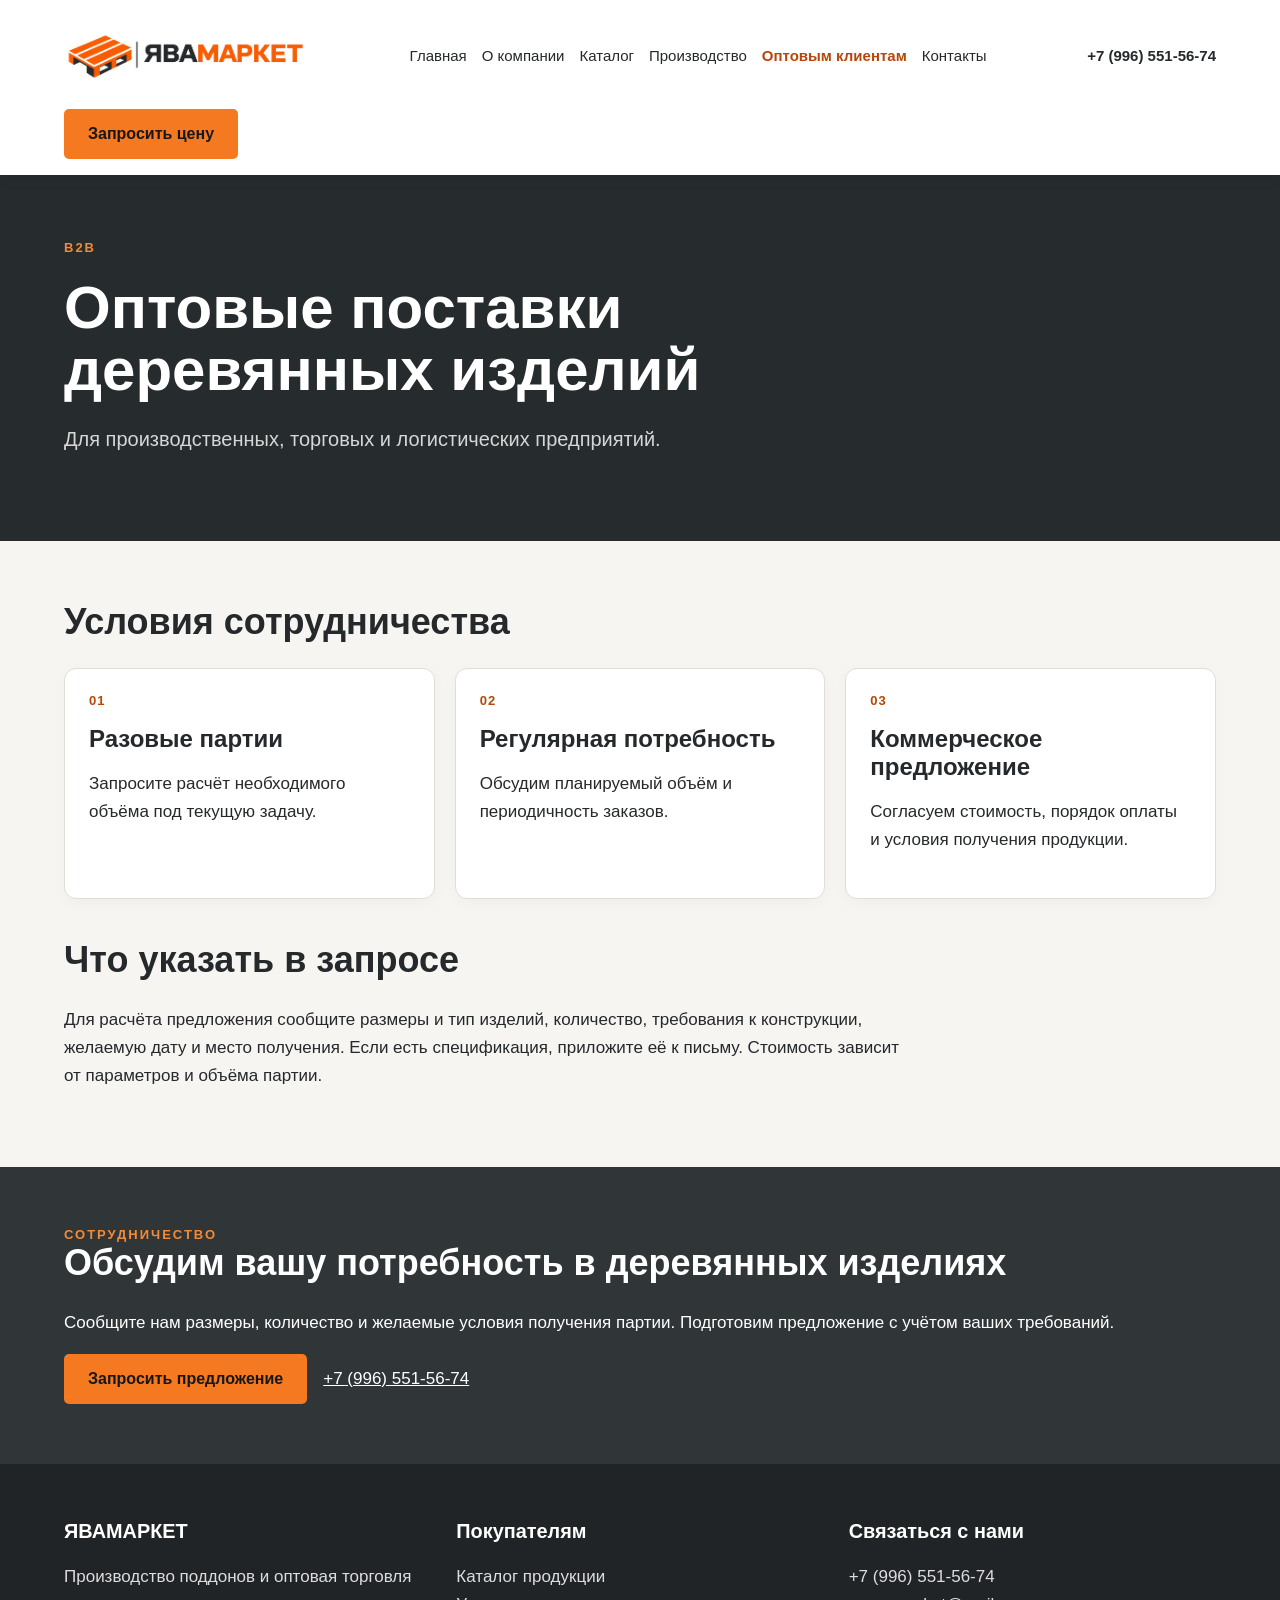
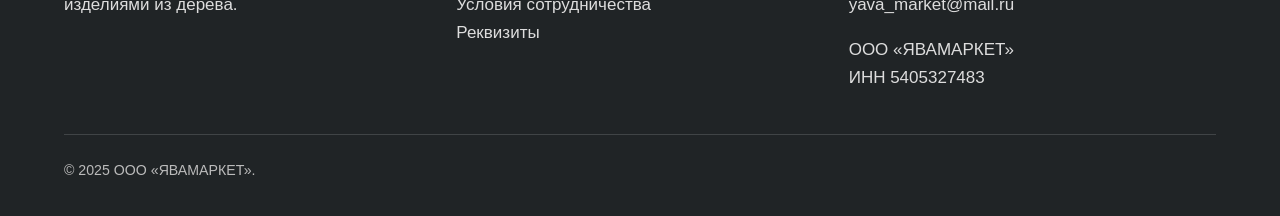
<file: wholesale.html>
<!doctype html><html lang="ru"><head><meta charset="utf-8"><meta name="viewport" content="width=device-width,initial-scale=1"><title>Оптовым клиентам | ЯВАМАРКЕТ</title><meta name="description" content="Оптовая торговля поддонами, деревянными лестницами и ящиками."><link rel="icon" type="image/png" href="favicon.png"><meta name="theme-color" content="#24282b"><link rel="stylesheet" href="style.css"></head><body><a class="skip" href="#main">Перейти к содержанию</a><header><a href="index.html"><img src="logo.png" alt="ЯВАМАРКЕТ"></a><nav aria-label="Основное меню"><a href="index.html">Главная</a><a href="about.html">О компании</a><a href="catalog.html">Каталог</a><a href="production.html">Производство</a><a href="wholesale.html" aria-current="page">Оптовым клиентам</a><a href="contacts.html">Контакты</a></nav><a class="contactline" href="tel:+79965515674">+7 (996) 551-56-74</a><a class="btn" href="request.html">Запросить цену</a></header><main id="main"><section class="intro"><div class="tag">B2B</div><div class="wide"><h1>Оптовые поставки деревянных изделий</h1><p class="sub">Для производственных, торговых и логистических предприятий.</p></div></section><section><h2>Условия сотрудничества</h2><div class="grid"><article class="card"><div class="pill">01</div><h3>Разовые партии</h3><p>Запросите расчёт необходимого объёма под текущую задачу.</p></article><article class="card"><div class="pill">02</div><h3>Регулярная потребность</h3><p>Обсудим планируемый объём и периодичность заказов.</p></article><article class="card"><div class="pill">03</div><h3>Коммерческое предложение</h3><p>Согласуем стоимость, порядок оплаты и условия получения продукции.</p></article></div><div class="wide"><h2 style="margin-top:40px">Что указать в запросе</h2><p>Для расчёта предложения сообщите размеры и тип изделий, количество, требования к конструкции, желаемую дату и место получения. Если есть спецификация, приложите её к письму. Стоимость зависит от параметров и объёма партии.</p></div></section><section class="dark"><div class="tag">СОТРУДНИЧЕСТВО</div><h2>Обсудим вашу потребность в деревянных изделиях</h2><p>Сообщите нам размеры, количество и желаемые условия получения партии. Подготовим предложение с учётом ваших требований.</p><div class="links"><a class="btn" href="request.html">Запросить предложение</a><a href="tel:+79965515674">+7 (996) 551-56-74</a></div></section></main><footer><div class="footgrid"><div><h3>ЯВАМАРКЕТ</h3><p>Производство поддонов и оптовая торговля изделиями из дерева.</p></div><div><h3>Покупателям</h3><a href="catalog.html">Каталог продукции</a><br><a href="wholesale.html">Условия сотрудничества</a><br><a href="contacts.html#requisites">Реквизиты</a></div><div><h3>Связаться с нами</h3><a href="tel:+79965515674">+7 (996) 551-56-74</a><br><a href="mailto:yava_market@mail.ru">yava_market@mail.ru</a><p>ООО «ЯВАМАРКЕТ»<br>ИНН 5405327483</p></div></div><hr><small>© 2025 ООО «ЯВАМАРКЕТ».</small></footer></body></html>
</file>
<file: style.css>
*{box-sizing:border-box}html{scroll-behavior:smooth}body{margin:0;font:17px Arial,sans-serif;color:#25292c;background:#f6f5f2}header,section,footer{padding:36px max(5vw,calc((100vw - 1180px)/2))}header{background:white;display:flex;justify-content:space-between;align-items:center;gap:20px;flex-wrap:wrap;padding-top:12px;padding-bottom:12px}header img{width:300px;max-width:100%}nav{display:flex;gap:22px;flex-wrap:wrap}a{color:inherit;text-decoration:none}a:hover{text-decoration:underline}.hero{background:#24282b;color:white;display:grid;grid-template-columns:1.15fr 1fr;align-items:center;gap:30px;min-height:530px}.tag{color:#f58a35;font-weight:bold;letter-spacing:2px;font-size:13px}h1{font-size:clamp(38px,5vw,70px);line-height:1.03;margin:22px 0}h2{font-size:36px;margin:0 0 25px}p{line-height:1.65}.btn,button{display:inline-block;background:#f57920;color:#171717;padding:16px 24px;border:0;border-radius:5px;font-weight:bold;font-size:16px;cursor:pointer}.grid{display:grid;grid-template-columns:repeat(3,1fr);gap:20px}.card{background:white;padding:24px;border:1px solid #e2ded7;border-radius:12px}.card svg{width:100%;height:170px;background:#f3eee5;border-radius:8px}.card h3{font-size:24px}.muted{color:#676767}.dark{background:#303538;color:white}.steps{display:grid;grid-template-columns:repeat(3,1fr);gap:22px}.steps strong{font-size:30px;color:#ff943f}label{display:block;margin:12px 0 6px}input,select,textarea{width:100%;padding:13px;border:1px solid #b9b9b9;border-radius:5px;font:inherit}form{max-width:650px}footer{background:#202426;color:#ddd}svg{max-width:100%}@media(max-width:760px){.hero,.grid,.steps{grid-template-columns:1fr}header,section,footer{padding:25px 5vw}.hero{min-height:auto}}header{position:sticky;top:0;z-index:5;box-shadow:0 2px 16px #0001}header img{width:245px}nav{gap:15px;font-size:15px}nav a[aria-current]{color:#b74709;font-weight:bold}.hero{min-height:480px}.intro{background:#262b2e;color:white;padding-top:65px;padding-bottom:65px}.intro h1{font-size:clamp(36px,5vw,60px)}.wide{max-width:850px}.sub{font-size:20px;color:#d6d6d6}.pill{font-size:13px;letter-spacing:1px;text-transform:uppercase;color:#b74709;font-weight:bold}.links{display:flex;gap:16px;flex-wrap:wrap;align-items:center}.secondary{border:1px solid currentColor;background:transparent;color:inherit}.contactline{font-weight:bold;font-size:15px}.details{margin:0;max-width:850px}.details div{display:grid;grid-template-columns:220px 1fr;gap:15px;border-bottom:1px solid #ddd;padding:14px 0}.details dt{color:#646464}.details dd{margin:0;overflow-wrap:anywhere}.footgrid{display:grid;grid-template-columns:1fr 1fr 1fr;gap:25px}footer a{display:inline-block;margin:4px 0}footer h3{color:white}footer small{color:#bbb}.notice{font-size:14px;color:#666}.card p{margin-bottom:20px}.card .btn{padding:12px 18px}input,textarea,select{background:white}a:focus-visible,button:focus-visible{outline:3px solid #f57920;outline-offset:4px}@media(max-width:760px){header{position:static}nav{gap:12px}.footgrid{grid-template-columns:1fr}.details div{grid-template-columns:1fr;gap:4px}.contactline{width:100%}}
/* Publication polish */
.skip{position:absolute;left:12px;top:-100px;background:white;padding:12px;z-index:10}.skip:focus{top:12px}header{gap:14px;padding-top:16px;padding-bottom:16px}header img{display:block;width:245px;height:auto}header nav{align-items:center}section{padding-top:60px;padding-bottom:60px}.hero p{font-size:19px;max-width:620px}.card{display:flex;flex-direction:column;align-items:flex-start;box-shadow:0 4px 16px #30271c08}.card .btn{margin-top:auto}.card svg{flex:none}.card h3{margin:17px 0 0}.dark a:not(.btn){text-decoration:underline}footer hr{border:0;border-top:1px solid #ffffff25;margin:25px 0}input:focus-visible,select:focus-visible,textarea:focus-visible{outline:2px solid #b74709;outline-offset:2px}header a:focus-visible{border-radius:3px}@media(max-width:1100px){header{position:static}header nav{order:3;width:100%}}@media(max-width:760px){section{padding-top:36px;padding-bottom:36px}header img{width:220px}header nav{gap:8px 16px}header .btn{padding:11px 15px}h2{font-size:28px}.hero svg{max-height:280px}.hero p{font-size:17px}}@media(prefers-reduced-motion:reduce){html{scroll-behavior:auto}}
</file>
